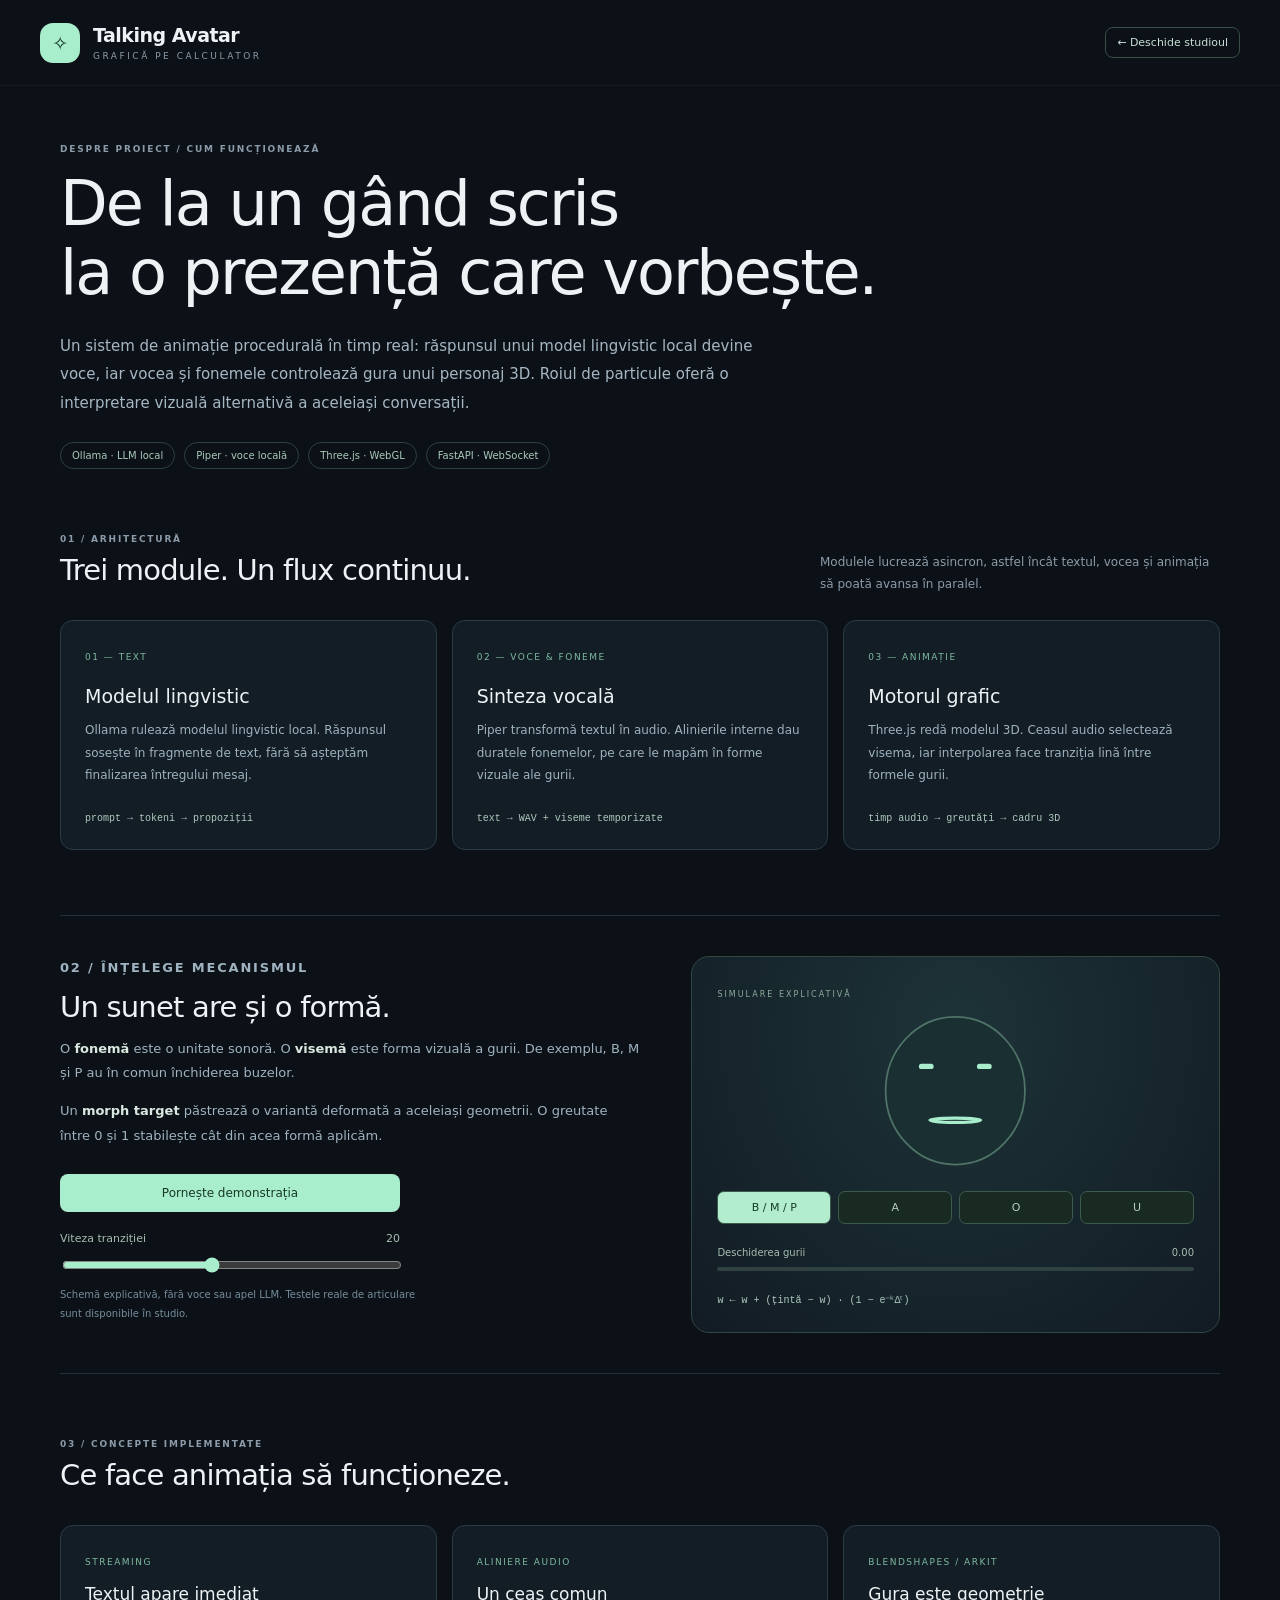
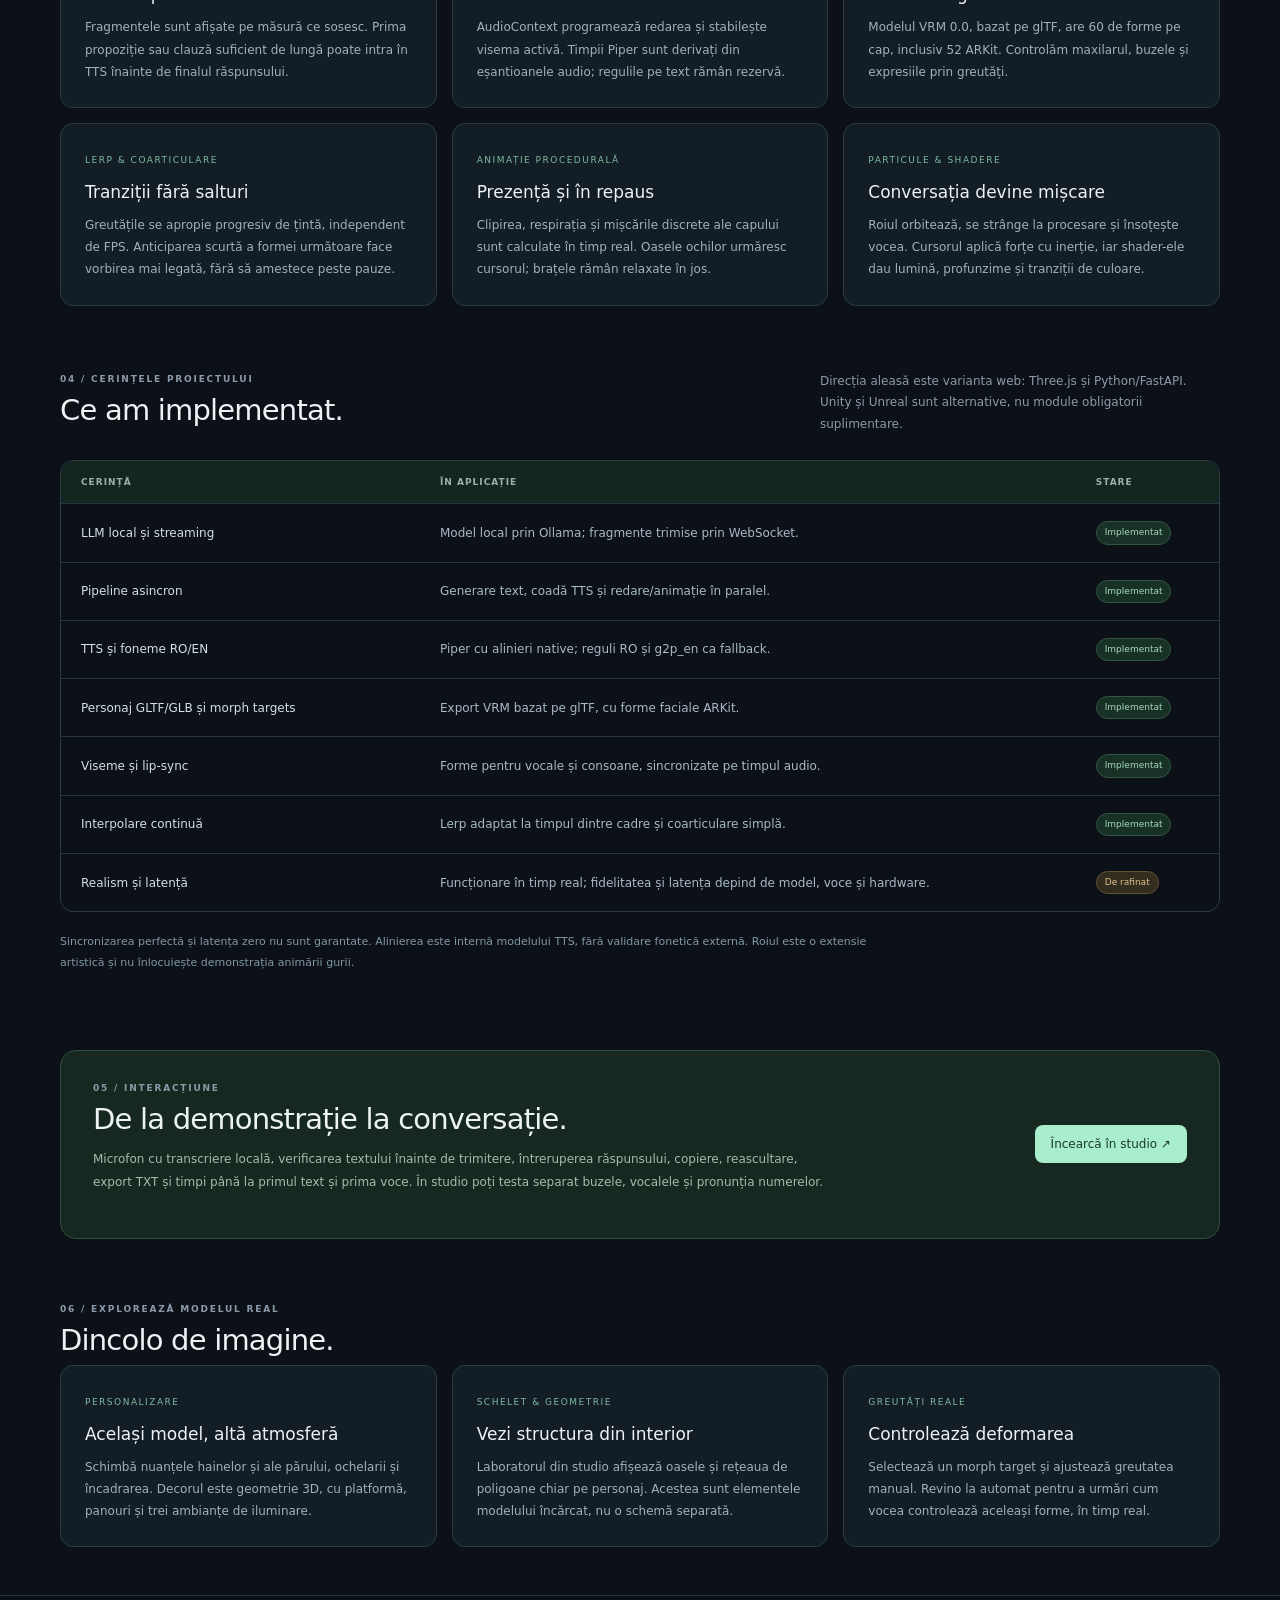
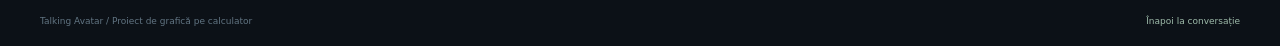
<file: frontend/project.html>
<!doctype html>
<html lang="ro">
<head><meta charset="utf-8"><meta name="viewport" content="width=device-width,initial-scale=1"><meta name="theme-color" content="#0c1117"><title>Despre proiect — Talking Avatar</title><link rel="stylesheet" href="styles.css"><link rel="stylesheet" href="project.css"></head>
<body class="project-page">
  <header class="app-header"><a class="brand" href="./"><span class="brand-mark" aria-hidden="true">✧</span><span>Talking Avatar<span class="brand-sub">GRAFICĂ PE CALCULATOR</span></span></a><a class="about-link" href="./">← Deschide studioul</a></header>
  <main class="project-content">
    <section class="project-hero"><p class="eyebrow">DESPRE PROIECT / CUM FUNCȚIONEAZĂ</p><h1>De la un gând scris<br>la o prezență care vorbește.</h1><p>Un sistem de animație procedurală în timp real: răspunsul unui model lingvistic local devine voce, iar vocea și fonemele controlează gura unui personaj 3D. Roiul de particule oferă o interpretare vizuală alternativă a aceleiași conversații.</p><div class="project-tags"><span>Ollama · LLM local</span><span>Piper · voce locală</span><span>Three.js · WebGL</span><span>FastAPI · WebSocket</span></div></section>

    <section aria-labelledby="pipeline-title"><div class="project-section-title"><div><p class="eyebrow">01 / ARHITECTURĂ</p><h2 id="pipeline-title">Trei module. Un flux continuu.</h2></div><p>Modulele lucrează asincron, astfel încât textul, vocea și animația să poată avansa în paralel.</p></div>
      <div class="pipeline" id="pipeline"><article data-step="0"><span class="step-index">01 — TEXT</span><h3>Modelul lingvistic</h3><p>Ollama rulează modelul lingvistic local. Răspunsul sosește în fragmente de text, fără să așteptăm finalizarea întregului mesaj.</p><code>prompt → tokeni → propoziții</code></article><article data-step="1"><span class="step-index">02 — VOCE & FONEME</span><h3>Sinteza vocală</h3><p>Piper transformă textul în audio. Alinierile interne dau duratele fonemelor, pe care le mapăm în forme vizuale ale gurii.</p><code>text → WAV + viseme temporizate</code></article><article data-step="2"><span class="step-index">03 — ANIMAȚIE</span><h3>Motorul grafic</h3><p>Three.js redă modelul 3D. Ceasul audio selectează visema, iar interpolarea face tranziția lină între formele gurii.</p><code>timp audio → greutăți → cadru 3D</code></article></div>
    </section>

    <section class="concept-demo" aria-labelledby="demo-title"><div><p class="eyebrow">02 / ÎNȚELEGE MECANISMUL</p><h2 id="demo-title">Un sunet are și o formă.</h2><p>O <strong>fonemă</strong> este o unitate sonoră. O <strong>visemă</strong> este forma vizuală a gurii. De exemplu, B, M și P au în comun închiderea buzelor.</p><p>Un <strong>morph target</strong> păstrează o variantă deformată a aceleiași geometrii. O greutate între 0 și 1 stabilește cât din acea formă aplicăm.</p><div class="demo-controls"><button id="run-demo" type="button">Pornește demonstrația</button><label for="lerp-speed">Viteza tranziției <input id="lerp-speed" type="range" min="6" max="38" value="20"><output id="lerp-value">20</output></label></div><p class="demo-note">Schemă explicativă, fără voce sau apel LLM. Testele reale de articulare sunt disponibile în studio.</p></div><div class="mouth-card"><span class="demo-badge">SIMULARE EXPLICATIVĂ</span><svg viewBox="0 0 240 180" aria-label="Schemă a gurii animată prin interpolare"><ellipse cx="120" cy="85" rx="66" ry="70" fill="#1a2f32" stroke="#507468"/><path d="M88 62h9m46 0h9" stroke="#a8edcc" stroke-width="5" stroke-linecap="round"/><ellipse id="demo-mouth" cx="120" cy="113" rx="22" ry="2" fill="#091519" stroke="#a8edcc" stroke-width="3"/></svg><div id="viseme-buttons" class="viseme-buttons"><button type="button" data-viseme="BMP" aria-pressed="true">B / M / P</button><button type="button" data-viseme="A" aria-pressed="false">A</button><button type="button" data-viseme="O" aria-pressed="false">O</button><button type="button" data-viseme="U" aria-pressed="false">U</button></div><div class="weight-label"><span>Deschiderea gurii</span><output id="jaw-weight">0.00</output></div><div class="weight-track"><span id="weight-fill"></span></div><code>w ← w + (țintă − w) · (1 − e⁻ᵏΔᵗ)</code></div></section>

    <section aria-labelledby="concepts-title"><div class="project-section-title"><div><p class="eyebrow">03 / CONCEPTE IMPLEMENTATE</p><h2 id="concepts-title">Ce face animația să funcționeze.</h2></div></div><div class="concept-grid"><article><span>STREAMING</span><h3>Textul apare imediat</h3><p>Fragmentele sunt afișate pe măsură ce sosesc. Prima propoziție sau clauză suficient de lungă poate intra în TTS înainte de finalul răspunsului.</p></article><article><span>ALINIERE AUDIO</span><h3>Un ceas comun</h3><p>AudioContext programează redarea și stabilește visema activă. Timpii Piper sunt derivați din eșantioanele audio; regulile pe text rămân rezervă.</p></article><article><span>BLENDSHAPES / ARKIT</span><h3>Gura este geometrie</h3><p>Modelul VRM 0.0, bazat pe glTF, are 60 de forme pe cap, inclusiv 52 ARKit. Controlăm maxilarul, buzele și expresiile prin greutăți.</p></article><article><span>LERP & COARTICULARE</span><h3>Tranziții fără salturi</h3><p>Greutățile se apropie progresiv de țintă, independent de FPS. Anticiparea scurtă a formei următoare face vorbirea mai legată, fără să amestece peste pauze.</p></article><article><span>ANIMAȚIE PROCEDURALĂ</span><h3>Prezență și în repaus</h3><p>Clipirea, respirația și mișcările discrete ale capului sunt calculate în timp real. Oasele ochilor urmăresc cursorul; brațele rămân relaxate în jos.</p></article><article><span>PARTICULE & SHADERE</span><h3>Conversația devine mișcare</h3><p>Roiul orbitează, se strânge la procesare și însoțește vocea. Cursorul aplică forțe cu inerție, iar shader-ele dau lumină, profunzime și tranziții de culoare.</p></article></div></section>

    <section aria-labelledby="requirements-title"><div class="project-section-title"><div><p class="eyebrow">04 / CERINȚELE PROIECTULUI</p><h2 id="requirements-title">Ce am implementat.</h2></div><p>Direcția aleasă este varianta web: Three.js și Python/FastAPI. Unity și Unreal sunt alternative, nu module obligatorii suplimentare.</p></div><div class="requirements-table"><table><thead><tr><th>Cerință</th><th>În aplicație</th><th>Stare</th></tr></thead><tbody>
      <tr><td>LLM local și streaming</td><td>Model local prin Ollama; fragmente trimise prin WebSocket.</td><td><span class="implemented">Implementat</span></td></tr>
      <tr><td>Pipeline asincron</td><td>Generare text, coadă TTS și redare/animație în paralel.</td><td><span class="implemented">Implementat</span></td></tr>
      <tr><td>TTS și foneme RO/EN</td><td>Piper cu alinieri native; reguli RO și g2p_en ca fallback.</td><td><span class="implemented">Implementat</span></td></tr>
      <tr><td>Personaj GLTF/GLB și morph targets</td><td>Export VRM bazat pe glTF, cu forme faciale ARKit.</td><td><span class="implemented">Implementat</span></td></tr>
      <tr><td>Viseme și lip-sync</td><td>Forme pentru vocale și consoane, sincronizate pe timpul audio.</td><td><span class="implemented">Implementat</span></td></tr>
      <tr><td>Interpolare continuă</td><td>Lerp adaptat la timpul dintre cadre și coarticulare simplă.</td><td><span class="implemented">Implementat</span></td></tr>
      <tr><td>Realism și latență</td><td>Funcționare în timp real; fidelitatea și latența depind de model, voce și hardware.</td><td><span class="partial">De rafinat</span></td></tr>
    </tbody></table></div><p class="project-caveat">Sincronizarea perfectă și latența zero nu sunt garantate. Alinierea este internă modelului TTS, fără validare fonetică externă. Roiul este o extensie artistică și nu înlocuiește demonstrația animării gurii.</p></section>

    <section class="extras"><div><p class="eyebrow">05 / INTERACȚIUNE</p><h2>De la demonstrație la conversație.</h2><p>Microfon cu transcriere locală, verificarea textului înainte de trimitere, întreruperea răspunsului, copiere, reascultare, export TXT și timpi până la primul text și prima voce. În studio poți testa separat buzele, vocalele și pronunția numerelor.</p></div><a href="./" class="project-cta">Încearcă în studio ↗</a></section>
    <section aria-labelledby="laboratory-title"><p class="eyebrow">06 / EXPLOREAZĂ MODELUL REAL</p><h2 id="laboratory-title">Dincolo de imagine.</h2><div class="concept-grid"><article><span>PERSONALIZARE</span><h3>Același model, altă atmosferă</h3><p>Schimbă nuanțele hainelor și ale părului, ochelarii și încadrarea. Decorul este geometrie 3D, cu platformă, panouri și trei ambianțe de iluminare.</p></article><article><span>SCHELET & GEOMETRIE</span><h3>Vezi structura din interior</h3><p>Laboratorul din studio afișează oasele și rețeaua de poligoane chiar pe personaj. Acestea sunt elementele modelului încărcat, nu o schemă separată.</p></article><article><span>GREUTĂȚI REALE</span><h3>Controlează deformarea</h3><p>Selectează un morph target și ajustează greutatea manual. Revino la automat pentru a urmări cum vocea controlează aceleași forme, în timp real.</p></article></div></section>
  </main><footer class="app-footer"><span>Talking Avatar / Proiect de grafică pe calculator</span><a href="./">Înapoi la conversație</a></footer><script type="module" src="project.js"></script>
</body></html>
</file>
<file: frontend/styles.css>
:root{color-scheme:dark;--bg:#0c1117;--surface:#111820;--line:#24303b;--muted:#8c9ba9;--text:#edf2f5;--mint:#a8edcc;--accent:#79d7b2;font-family:Inter,"Segoe UI",system-ui,sans-serif;font-synthesis:none}
*{box-sizing:border-box}body{margin:0;background:var(--bg);color:var(--text);min-height:100dvh;display:flex;flex-direction:column}button,input,textarea,select{font:inherit}button,select{cursor:pointer}button{color:inherit}button:disabled{opacity:.35;cursor:default}button,select,textarea{outline:none}button:focus-visible,select:focus-visible,textarea:focus-visible,summary:focus-visible,a:focus-visible{outline:2px solid var(--mint);outline-offset:4px}[hidden]{display:none!important}svg{width:20px;height:20px;fill:none;stroke:currentColor;stroke-width:1.65;stroke-linecap:round;stroke-linejoin:round;flex-shrink:0}.icon-library{position:absolute;width:0;height:0;overflow:hidden}.sr-only{position:absolute;width:1px;height:1px;padding:0;margin:-1px;overflow:hidden;clip:rect(0,0,0,0);white-space:nowrap;border:0}
.app-header{height:86px;padding:0 40px;border-bottom:1px solid #ffffff0a;display:flex;align-items:center;justify-content:space-between;gap:20px;flex-shrink:0}.brand{display:flex;align-items:center;gap:13px;text-decoration:none;color:var(--text);font-size:19px;letter-spacing:-.5px;font-weight:650}.brand-mark{width:40px;height:40px;display:grid;place-items:center;background:var(--mint);color:#123526;border-radius:13px}.brand-mark svg{width:25px;height:25px;stroke-width:1.7}.brand-sub{display:block;font-size:9px;letter-spacing:2.5px;color:var(--muted);font-weight:500;margin-top:5px}.header-right{display:flex;align-items:center;gap:24px}.local-badge{display:flex;align-items:center;gap:7px;color:var(--muted);font-size:12px}.local-badge svg{width:15px;height:15px}.connection-badge{display:flex;align-items:center;gap:8px;min-width:100px;border:1px solid var(--line);border-radius:24px;padding:8px 12px;font-size:11px;color:#c7d2db}.status-dot,.scene-dot,.footer-dot{width:6px;height:6px;display:inline-block;border-radius:50%;background:var(--mint);flex-shrink:0}.connection-badge[data-state="connecting"] .status-dot{background:#eac991}.connection-badge[data-state="offline"] .status-dot{background:#ed9e99}#connection{max-width:240px;white-space:nowrap;overflow:hidden;text-overflow:ellipsis}
.workspace{width:100%;max-width:1760px;flex:1;min-height:0;margin:0 auto;padding:30px 40px 16px;display:grid;grid-template-columns:minmax(0,1.35fr) minmax(350px,.85fr);gap:28px}.stage-column{min-width:0;display:flex;flex-direction:column}.section-heading{height:66px;display:flex;align-items:flex-start;justify-content:space-between;gap:12px}.eyebrow{font-size:9px;letter-spacing:1.8px;color:var(--muted);font-weight:600;margin:0 0 9px}h1{font-size:26px;font-weight:500;line-height:1.2;letter-spacing:-.8px;margin:0}.section-number{font-size:9px;letter-spacing:1.4px;color:#627381;margin-top:25px;white-space:nowrap}.stage-card{border:1px solid var(--line);border-radius:17px;overflow:hidden;display:flex;flex-direction:column;min-height:400px;flex:1;background:#101820}.stage-toolbar{padding:10px 17px;display:flex;align-items:center;justify-content:space-between;gap:12px;border-bottom:1px solid #ffffff08;background:#131c24;z-index:2;flex-shrink:0}.select-field{display:flex;align-items:center;gap:11px}.select-field label,.language-field label{font-size:11px;color:var(--muted)}select{appearance:auto;background:#1b2630;border:1px solid #31404d;color:#e1e8ed;border-radius:7px;padding:7px 9px;font-size:12px;max-width:100%}.stage-actions,.chat-actions{display:flex;align-items:center;gap:5px}.icon-button{width:32px;height:32px;border:1px solid transparent;border-radius:7px;display:grid;place-items:center;background:transparent;color:#92a2af;transition:background .2s,color .2s}.icon-button svg{width:17px;height:17px}.icon-button:hover:not(:disabled){background:#24313d;color:var(--mint)}
#view{position:relative;min-height:300px;flex:1;isolation:isolate;overflow:hidden;background:radial-gradient(ellipse at 50% 42%,#1e303c 0%,#101c25 42%,#0c151d 85%)}#view:before{content:"";position:absolute;inset:0;z-index:-1;background-image:linear-gradient(#7eacbf05 1px,transparent 1px),linear-gradient(90deg,#7eacbf05 1px,transparent 1px);background-size:44px 44px;pointer-events:none}#view canvas{display:block;width:100%;height:100%;position:absolute;inset:0;z-index:0}.scene-heading{position:absolute;top:22px;left:23px;display:flex;align-items:center;gap:8px;font-size:11px;color:#c4d2dc;z-index:1;pointer-events:none}.scene-dot{width:5px;height:5px}.scene-tag{font-size:8px;letter-spacing:1.5px;color:#718997;margin-left:6px;border-left:1px solid #3d505d;padding-left:12px}.scene-footer{position:absolute;left:20px;right:20px;bottom:18px;z-index:1;display:flex;align-items:center;justify-content:space-between;gap:12px;pointer-events:none}.activity{display:flex;align-items:center;gap:9px;background:#0b151ed9;border:1px solid #ffffff10;border-radius:24px;padding:8px 12px;font-size:11px;color:#c9d9e2;backdrop-filter:blur(12px)}#voice-label{font-size:10px;color:#a1b2bf;text-shadow:0 1px 8px #000}.audio-bars{display:flex;align-items:center;gap:2px;height:14px;color:var(--mint)}.audio-bars i{display:block;width:2px;height:4px;background:currentColor;border-radius:3px}.audio-bars i:nth-child(2),.audio-bars i:nth-child(4){height:8px}.audio-bars i:nth-child(3){height:12px}#view[data-state="speaking"] .audio-bars i{animation:wave .75s ease-in-out infinite alternate}#view[data-state="speaking"] .audio-bars i:nth-child(2){animation-delay:-.3s}#view[data-state="speaking"] .audio-bars i:nth-child(3){animation-delay:-.5s}#view[data-state="speaking"] .audio-bars i:nth-child(4){animation-delay:-.1s}#view[data-state="thinking"] .audio-bars{color:#c4b4f0}#view[data-state="thinking"] .activity{color:#d4c7f0}#view[data-state="thinking"] .audio-bars i{animation:wave 1.5s ease-in-out infinite alternate}#avatar-load{position:absolute;z-index:3;top:52px;left:20px;right:20px;font-size:12px;line-height:1.6;background:#19232eea;padding:10px 14px;border:1px solid #5a4d36;border-radius:8px;color:#edc990}#avatar-load:empty{display:none}.scene-caption{padding:12px 18px;display:flex;justify-content:space-between;gap:8px;border-top:1px solid #ffffff08;font-size:10px;color:var(--muted);background:#131c24}.caption-accent{font-size:8px;letter-spacing:1.3px;white-space:nowrap;color:#778c9a}.stage-card:fullscreen{border-radius:0;max-height:none}.stage-card:fullscreen #view{height:calc(100dvh - 100px)}
.experience-description{display:flex;align-items:center;gap:24px;margin-top:22px}.experience-description>div{display:flex;align-items:flex-start;gap:12px;max-width:530px}.small-icon{color:#9bb5b2;margin-top:1px}.small-icon svg{width:17px;height:17px}.experience-description h2{margin:0 0 6px;font-size:12px;font-weight:550;color:#cbd7dd}.experience-description p{margin:0;font-size:11px;line-height:1.8;color:var(--muted)}.description-line{flex:1;height:1px;background:var(--line)}.feature-strip{display:flex;gap:26px;margin-top:19px;color:#8e9daa;font-size:9px}.feature-strip span{display:flex;gap:8px;align-items:center}.feature-strip b{font-family:monospace;color:#59756d;font-size:9px;font-weight:400}
#panel{border:1px solid var(--line);border-radius:17px;background:var(--surface);display:flex;flex-direction:column;min-width:0;min-height:0;overflow:hidden}.chat-header{padding:22px 24px 19px;display:flex;align-items:center;justify-content:space-between;gap:12px;border-bottom:1px solid #ffffff07}.chat-header h2{display:flex;align-items:center;gap:10px;font-size:20px;letter-spacing:-.5px;font-weight:500;margin:0}.count{font-family:monospace;font-size:10px;border:1px solid #2a3945;border-radius:5px;padding:2px 5px;color:#8b9eac;letter-spacing:0}.conversation-body{position:relative;flex:1;min-height:220px;display:flex;flex-direction:column;overflow:hidden}#log{flex:1;min-height:0;overflow-y:auto;overscroll-behavior:contain;padding:22px 24px;scrollbar-width:thin;scrollbar-color:#344552 transparent;scroll-behavior:smooth}#log:empty{padding:0}.user,.bot,.err{font-size:13px;line-height:1.85;white-space:pre-wrap;overflow-wrap:anywhere;position:relative;margin:0 0 23px}.user:before,.bot:before,.err:before{display:block;content:attr(data-label);font-size:9px;letter-spacing:1.4px;font-weight:600;margin-bottom:8px;color:var(--mint)}.user{background:#1c2a33;border:1px solid #2a3b45;border-radius:11px;padding:13px 16px;color:#e3ecf1}.user:before{color:#99b2c3}.bot{padding:0 3px;color:#cbd6df}.err{padding:12px 14px;border:1px solid #684348;border-radius:8px;color:#edb4b4;background:#a6484810}.err:before{color:#edb4b4}.bot:empty:after{content:"···";letter-spacing:4px;color:var(--mint);animation:breath 1.3s ease-in-out infinite}.empty-state{padding:32px 32px 18px;display:flex;align-items:center;flex-direction:column;text-align:center;margin:auto 0}.empty-symbol{width:58px;height:58px;border:1px solid #3b504c;border-radius:18px;display:grid;place-items:center;color:var(--mint);background:radial-gradient(at top left,#29443b,#16232b);box-shadow:0 0 44px #7ac8a708;margin-bottom:23px}.empty-symbol svg{width:28px;height:28px}.empty-state .eyebrow{font-size:8px;color:#6f9e8c;margin-bottom:10px}.empty-state h3{font-size:26px;letter-spacing:-.8px;font-weight:450;margin:0 0 11px}.empty-state>p:not(.eyebrow){font-size:12px;line-height:1.8;color:var(--muted);margin:0}.suggestions{display:grid;gap:8px;width:100%;max-width:305px;margin-top:25px}.suggestions button{display:flex;align-items:center;justify-content:space-between;text-align:left;border:1px solid #293743;background:#151f28;border-radius:9px;padding:11px 13px;font-size:11px;color:#b1c1cc;transition:border-color .2s,background .2s}.suggestions button:hover{border-color:#5c8a77;background:#1b2d2b;color:var(--mint)}.suggestions button span:last-child{color:#698677}
.composer-area{padding:0 20px 16px;flex-shrink:0}.composer-toolbar{display:flex;align-items:center;justify-content:space-between;padding:11px 2px}.language-field{display:flex;align-items:center;gap:8px}.language-field select{border:0;background:transparent;padding:5px 2px;color:#c0cdd6;font-size:11px}#stop{display:flex;align-items:center;gap:6px;font-size:10px;background:transparent;border:1px solid #49505a;border-radius:6px;padding:6px 9px;color:#e4c4bf}#stop:hover:not(:disabled){background:#533737}.stop-square{width:6px;height:6px;background:currentColor;border-radius:1px}#chat{position:relative;border:1px solid #3b505c;background:#18232c;border-radius:12px;padding:12px 51px 11px 14px;transition:border-color .2s;display:flex;align-items:center}#chat:focus-within{border-color:#7bb399;box-shadow:0 0 0 3px #8ad6af08}#msg{width:100%;min-height:56px;max-height:140px;resize:none;display:block;color:var(--text);background:none;border:0;padding:0;font-size:12px;line-height:1.7;scrollbar-width:thin}#msg:focus-visible{outline:0}#msg::placeholder{color:#708592}#send{position:absolute;right:11px;bottom:11px;display:grid;place-items:center;width:31px;height:31px;border:0;border-radius:8px;background:var(--mint);color:#173c2d;transition:background .2s,transform .2s}#send:hover:not(:disabled){background:#caf8df;transform:translateY(-1px)}#send svg{width:18px;height:18px}#send:disabled{opacity:.25}.composer-footnote{display:flex;justify-content:space-between;gap:10px;font-size:9px;color:#718692;margin-top:9px}kbd{font-family:inherit;font-size:9px;color:#9aaeba}.accuracy-note{font-size:9px;line-height:1.6;color:#697c89;margin:13px 0 0;text-align:center}
.appearance{position:absolute;left:18px;bottom:65px;z-index:4;width:min(280px,calc(100% - 36px));border:1px solid #344854;border-radius:10px;background:#14212bea;backdrop-filter:blur(18px);box-shadow:0 12px 35px #0003}.appearance summary{display:flex;align-items:center;gap:8px;cursor:pointer;list-style:none;padding:11px 13px;font-size:11px;color:#bfced7}.appearance summary::-webkit-details-marker{display:none}.appearance summary svg{width:14px;height:14px}.appearance summary span{margin-left:auto;color:var(--mint);font-size:15px;transition:transform .2s}.appearance[open] summary span{transform:rotate(45deg)}.appearance-controls{padding:0 14px 12px;display:grid;gap:10px}.control-note{margin:0 0 3px;color:#849caa;font-size:10px;line-height:1.6}.appearance label{display:flex;justify-content:space-between;gap:8px;font-size:10px;color:#c0cfd8}.appearance output{color:var(--mint);font-variant-numeric:tabular-nums}.appearance input[type="range"]{width:100%;padding:0;margin:0;accent-color:var(--mint);height:12px}.check-label{padding-top:6px;border-top:1px solid #ffffff0b;align-items:center}.check-label input{accent-color:var(--mint);margin:0}
.app-footer{display:flex;justify-content:space-between;gap:15px;padding:14px 40px 20px;font-size:9px;color:#617482;flex-shrink:0}.app-footer>span:first-child{display:flex;align-items:center;gap:7px}.footer-dot{width:4px;height:4px;background:#5b9980}.footer-divider{padding:0 10px;color:#344650}#toast{position:fixed;bottom:30px;left:50%;transform:translateX(-50%);z-index:20;border:1px solid #4b7260;border-radius:10px;background:#1c3028;color:#d5edde;padding:12px 20px;font-size:12px;box-shadow:0 8px 40px #0006;max-width:calc(100% - 32px)}
@keyframes wave{from{transform:scaleY(.4)}to{transform:scaleY(1.25)}}@keyframes breath{50%{opacity:.4}}
@media(min-width:1050px){body{height:100dvh;overflow:hidden}.workspace{grid-template-rows:minmax(0,1fr);grid-template-columns:minmax(0,1.5fr) minmax(350px,.85fr);padding-top:24px}.section-heading{height:58px}.experience-description{margin-top:18px}.stage-column{min-height:0}.stage-card{min-height:250px}.conversation-body{min-height:0}.empty-state{padding-top:20px;padding-bottom:15px}}
@media(min-width:1050px) and (max-height:760px){.app-header{height:68px}.workspace{padding-top:20px}.section-heading{height:58px}.experience-description{margin-top:14px}.feature-strip{margin-top:11px}.empty-symbol{width:42px;height:42px;margin-bottom:13px}.empty-state h3{font-size:23px}.suggestions{margin-top:15px}.suggestions button{padding:8px 11px}.empty-state>p:not(.eyebrow){font-size:11px}.chat-header{padding:17px 23px}.app-footer{padding-bottom:13px}}
@media(max-width:1049px){.app-header{padding:0 24px;height:75px}.workspace{padding:24px;grid-template-columns:minmax(0,1fr) minmax(310px,.85fr);gap:18px}.stage-card{height:570px;flex:none;min-height:0}.section-number{display:none}h1{font-size:21px}.feature-strip{gap:12px;flex-wrap:wrap}.experience-description{gap:10px}.description-line{display:none}.chat-header{padding:19px}.empty-state{padding:25px 20px}.composer-area{padding:0 15px 15px}.header-right{gap:15px}.caption-accent{display:none}.app-footer{padding:0 24px 18px}#log{padding:20px}.desktop-note{display:none}}
@media(max-width:740px){.app-header{height:72px;padding:0 18px}.brand{font-size:16px;gap:10px}.brand-mark{width:34px;height:34px;border-radius:11px}.brand-sub{font-size:7px;letter-spacing:1.7px}.local-badge{display:none}.connection-badge{min-width:0;padding:7px 9px;font-size:10px}#connection{max-width:120px}.workspace{display:flex;flex-direction:column;gap:24px;padding:23px 16px 18px}.section-heading{height:58px}.eyebrow{font-size:8px}h1{font-size:23px}.stage-card{height:470px;border-radius:13px}.stage-toolbar{padding:9px 13px}.scene-heading{top:17px;left:17px}.scene-tag{font-size:7px}.scene-footer{left:13px;right:13px;bottom:14px}.activity{font-size:10px;padding:7px 10px}#voice-label{font-size:9px}.scene-caption{padding:11px 13px}.hint{font-size:9px}.experience-description{margin-top:15px}.experience-description p{font-size:11px}.feature-strip{display:none}#panel{min-height:590px;height:650px;max-height:85dvh;border-radius:13px}.conversation-body{min-height:100px}.chat-header h2{font-size:20px}.composer-area{padding:0 15px 14px}.empty-state{padding:25px 22px}.empty-state h3{font-size:25px}.app-footer{padding:0 18px 20px;font-size:8px}.accuracy-note{font-size:8px}.appearance{bottom:61px}.select-field label{font-size:10px}}
#log:empty{display:none}
#view[data-avatar="character"][data-scene="gallery"]{background:radial-gradient(ellipse at 50% 38%,#463b32,#221e1c 65%,#131719)}#view[data-avatar="character"][data-scene="night"]{background:radial-gradient(ellipse at 50% 35%,#1b2d53,#101827 65%,#0b111b)}.character-tools{position:absolute;z-index:6;top:54px;right:14px;width:265px;max-height:calc(100% - 119px);overflow:auto;overscroll-behavior:contain;scrollbar-width:thin;border:1px solid #3d5558;border-radius:11px;padding:13px;background:#14212bf2;backdrop-filter:blur(16px);box-shadow:0 12px 40px #0005}.character-tools-heading{display:flex;justify-content:space-between;align-items:center;font-size:8px;letter-spacing:1.6px;color:#a6c9b8}.character-tools-heading button{border:0;background:transparent;color:#aec4bd;font-size:19px;cursor:pointer;padding:0 3px}.character-tabs{display:flex;gap:5px;margin:10px 0 12px}.character-tabs button{flex:1;border:1px solid #3a5056;border-radius:6px;background:#192a32;color:#a6bcbc;font-size:10px;padding:7px 4px}.character-tabs button[aria-selected="true"]{background:#b0e5ca;color:#153f2c;border-color:#b0e5ca}.character-tools section>label{display:flex;justify-content:space-between;align-items:center;gap:10px;font-size:10px;color:#c6d6d6;margin:12px 0}.character-tools select{min-width:0;max-width:150px;padding:5px;font-size:10px}.character-tools input[type="color"]{padding:2px;border:1px solid #425e60;border-radius:5px;background:#1b3031;width:43px;height:26px;cursor:pointer}.character-tools input[type="checkbox"],.character-tools input[type="range"]{accent-color:var(--mint)}.character-tools input[type="range"]{width:100%;margin:0}.character-note{color:#8da6b4;font-size:10px;line-height:1.7;margin:7px 0 12px}.character-reset{width:100%;border:1px solid #426555;background:#233b2e;color:#bddec8;border-radius:6px;padding:8px;font-size:10px;margin-top:12px}.inspector-live{display:flex;justify-content:space-between;align-items:center;font-size:8px;color:#abc9b7;border-top:1px solid #354b50;padding-top:13px;margin-top:15px;gap:6px}.inspector-live span:last-child{font-size:7px;color:#7d9d96;letter-spacing:1px}.morph-weights{display:grid;gap:6px;margin-top:10px}.morph-weights label{display:grid;grid-template-columns:103px 1fr 27px;gap:7px;font-size:8px;color:#9eb7be;align-items:center}.morph-weights meter{width:100%;height:7px;accent-color:var(--mint)}.morph-weights output{font-variant-numeric:tabular-nums;color:#b6d7c7;text-align:right}@media(max-width:740px){.character-tools{width:min(265px,calc(100% - 28px));top:52px;max-height:calc(100% - 112px)}}
#microphone-tools{display:flex;align-items:center;gap:9px;margin:0 0 10px;min-width:0}#microphone-tools label{font-size:9px;color:var(--muted);flex-shrink:0}#microphone-device{min-width:0;max-width:230px;flex:1;font-size:10px;padding:5px;background:#17252d}#microphone-level{width:65px;height:10px;flex-shrink:0;accent-color:var(--mint)}#microphone-level::-webkit-meter-bar{background:#263d44;border:0;border-radius:4px}#microphone-level::-webkit-meter-optimum-value{background:#a8edcc}
.about-link{color:#c6dfd3;border:1px solid #355045;border-radius:8px;padding:8px 11px;text-decoration:none;white-space:nowrap;font-size:11px}.about-link:hover{background:#21382e}.about-link span{margin-left:7px;color:var(--mint)}.composer-actions{display:flex;align-items:center;gap:8px}#microphone{border-color:#354955;color:#b7d9cb}#microphone[data-state="recording"]{background:#573331;color:#ffccc3;border-color:#9f625c}#microphone[data-state="transcribing"]{color:#d7c6f4;background:#322741}#microphone-status{font-size:10px;line-height:1.5;color:var(--mint);margin:0 0 9px}.message-row{margin-bottom:23px}.message-row>.user,.message-row>.bot,.message-row>.err{margin-bottom:0}.response-actions{display:flex;align-items:center;gap:7px;flex-wrap:wrap;padding:8px 2px 0}.response-actions button{border:1px solid #2b3d48;background:#16232b;border-radius:5px;padding:4px 7px;font-size:9px;color:#a8bfb4}.response-actions button:hover:not(:disabled){color:var(--mint);border-color:#557966}.response-timing{margin-left:auto;font-size:9px;color:#7f95a4;font-variant-numeric:tabular-nums}dialog{color:var(--text);background:#142029;border:1px solid #3b505b;border-radius:16px;max-width:min(530px,calc(100% - 32px));padding:25px;box-shadow:0 20px 100px #0009}dialog::backdrop{background:#060d14bb;backdrop-filter:blur(5px)}.dialog-heading{display:flex;align-items:flex-start;justify-content:space-between;gap:20px}.dialog-heading h2{margin:0;font-size:24px;font-weight:500;letter-spacing:-.5px}dialog>p{font-size:12px;line-height:1.8;color:#a7bac5}.sample-buttons{display:grid;gap:9px;margin-top:20px}.sample-buttons button{display:flex;justify-content:space-between;gap:10px;text-align:left;padding:13px;border:1px solid #365144;border-radius:9px;background:#1b3027;font-size:12px;color:var(--mint)}.sample-buttons button span{font-size:10px;color:#a4b8af}.sample-buttons button:hover{background:#294436}
@media(max-width:740px){.app-header{gap:8px}.brand{font-size:14px;gap:8px}.brand-mark{width:30px;height:30px}.brand-sub{font-size:6.5px;letter-spacing:1.1px}.header-right{gap:8px}.about-link{font-size:9px;padding:7px}.about-link span{margin-left:3px}.connection-badge{padding:7px;font-size:9px;gap:5px}#connection{max-width:80px}.response-timing{font-size:8px}.sample-buttons button{flex-direction:column}}
.feature-strip{font-size:10px}
@media(min-width:1050px) and (max-height:850px){.empty-symbol{width:44px;height:44px;margin-bottom:15px}.empty-symbol svg{width:24px;height:24px}.empty-state{padding:16px 26px}.empty-state h3{font-size:24px}.empty-state .eyebrow{margin-bottom:7px}.suggestions{margin-top:17px;gap:7px}.suggestions button{padding:9px 12px}.empty-state>p:not(.eyebrow){font-size:11px}}
@media(prefers-reduced-motion:reduce){*,*:before,*:after{animation:none!important;scroll-behavior:auto!important;transition:none!important}}
</file>
<file: frontend/project.css>
.project-page{height:auto;overflow:auto}.project-content{width:min(1160px,calc(100% - 64px));margin:58px auto 48px;display:grid;gap:65px}.project-hero h1{font-size:clamp(34px,5vw,62px);font-weight:450;letter-spacing:-2px;line-height:1.12;margin:15px 0 24px}.project-hero>p:last-of-type{max-width:730px;font-size:15px;line-height:1.9;color:#a6b7c4}.project-tags{display:flex;flex-wrap:wrap;gap:9px;margin-top:25px}.project-tags span{border:1px solid #2d433c;border-radius:20px;padding:7px 11px;font-size:10px;color:#a9c9b9}.project-section-title{display:flex;justify-content:space-between;gap:35px;align-items:flex-end;margin-bottom:25px}.project-section-title>p{max-width:400px;font-size:12px;line-height:1.8;color:var(--muted);margin:0}h2{font-size:29px;letter-spacing:-.8px;font-weight:450;margin:0 0 8px}h3{font-weight:500}.pipeline{display:grid;grid-template-columns:repeat(3,1fr);gap:15px}.pipeline article,.concept-grid article{background:#121d25;border:1px solid #293c46;border-radius:13px;padding:24px;transition:border-color .4s,background .4s}.pipeline article.active{border-color:#90c9aa;background:#20382e}.step-index,.concept-grid article>span{font-size:9px;color:#7fbaa0;letter-spacing:1.5px}.pipeline h3{font-size:19px;margin:21px 0 12px}.pipeline p,.concept-grid p{font-size:12px;line-height:1.85;color:#9fb2bf;margin:0 0 20px}.pipeline code,.mouth-card>code{font-size:10px;color:#afcabe}.concept-demo{display:grid;grid-template-columns:1.1fr 1fr;gap:50px;align-items:center;border-top:1px solid var(--line);border-bottom:1px solid var(--line);padding:40px 0}.concept-demo>div>p{font-size:13px;line-height:1.9;color:#9fb3c0}.concept-demo strong{color:#d9e8df;font-weight:550}.demo-controls{display:grid;gap:20px;margin-top:26px;max-width:340px}.demo-controls button,.project-cta{background:var(--mint);color:#183a2b;border:0;border-radius:8px;padding:12px 16px;font-size:12px;cursor:pointer;text-decoration:none;display:inline-block;text-align:center}.demo-controls label{display:grid;grid-template-columns:1fr auto;gap:10px;font-size:11px;color:#a7beb0}.demo-controls input{grid-row:2;grid-column:1/3;width:100%;accent-color:var(--mint)}.demo-controls output{grid-row:1;grid-column:2}.concept-demo .demo-note{font-size:10px;color:#758e9b;max-width:360px}.mouth-card{background:radial-gradient(at 50% 20%,#1d3338,#121b24);border:1px solid #314841;border-radius:18px;padding:25px}.demo-badge{font-size:8px;letter-spacing:2px;color:#8cab9c}.mouth-card svg{width:100%;height:190px;display:block;stroke:none}.viseme-buttons{display:flex;gap:7px;flex-wrap:wrap;margin-bottom:23px}.viseme-buttons button{flex:1;border:1px solid #3c5b4b;background:#182a22;border-radius:7px;padding:9px;color:#b5cbbb;font-size:11px}.viseme-buttons button[aria-pressed="true"]{background:#b1edce;color:#163d2b}.weight-label{display:flex;justify-content:space-between;font-size:10px;color:#a5bcae}.weight-track{height:4px;background:#2f4141;margin:9px 0 17px;border-radius:4px;overflow:hidden}.weight-track span{display:block;height:100%;width:0;background:var(--mint)}.concept-grid{display:grid;grid-template-columns:repeat(3,1fr);gap:15px}.concept-grid h3{font-size:17px;margin:15px 0 12px}.concept-grid p{margin-bottom:0}.requirements-table{overflow-x:auto;border:1px solid #2b3c48;border-radius:13px}table{border-collapse:collapse;width:100%;font-size:12px;text-align:left}th{font-size:9px;letter-spacing:1px;text-transform:uppercase;color:#98b4a6;padding:16px 20px;background:#15251f}td{padding:17px 20px;border-top:1px solid #25343f;color:#a8bac6;line-height:1.7}td:first-child{color:#d4e0e5;width:31%}td:last-child{white-space:nowrap}.implemented,.partial{font-size:9px;display:inline-block;border:1px solid #345544;background:#173126;color:#a8d9bd;border-radius:20px;padding:3px 8px}.partial{background:#332d20;border-color:#625234;color:#e0c18c}.project-caveat{font-size:11px;line-height:1.9;color:#8198a5;max-width:850px;margin-top:20px}.extras{display:flex;justify-content:space-between;gap:50px;align-items:center;background:#172820;border:1px solid #2e4e3f;border-radius:16px;padding:32px}.extras p:last-child{font-size:12px;line-height:1.9;max-width:740px;color:#a3bcaf}.project-cta{flex-shrink:0}.project-page .app-footer{border-top:1px solid var(--line);padding-top:20px}.project-page .app-footer a{color:#9dbaa9;text-decoration:none}@media(max-width:800px){.project-content{width:calc(100% - 36px);margin-top:36px;gap:43px}.project-hero h1{letter-spacing:-1px}.project-section-title{display:block}.project-section-title>p{margin-top:12px}.pipeline,.concept-grid{grid-template-columns:1fr}.concept-demo{grid-template-columns:1fr;gap:25px}.pipeline article,.concept-grid article{padding:21px}.extras{flex-direction:column;align-items:flex-start;gap:15px;padding:24px}h2{font-size:25px}.project-page .app-header .about-link{font-size:10px}td,th{padding:13px;font-size:11px}.project-page .app-footer{flex-wrap:wrap}}
</file>
